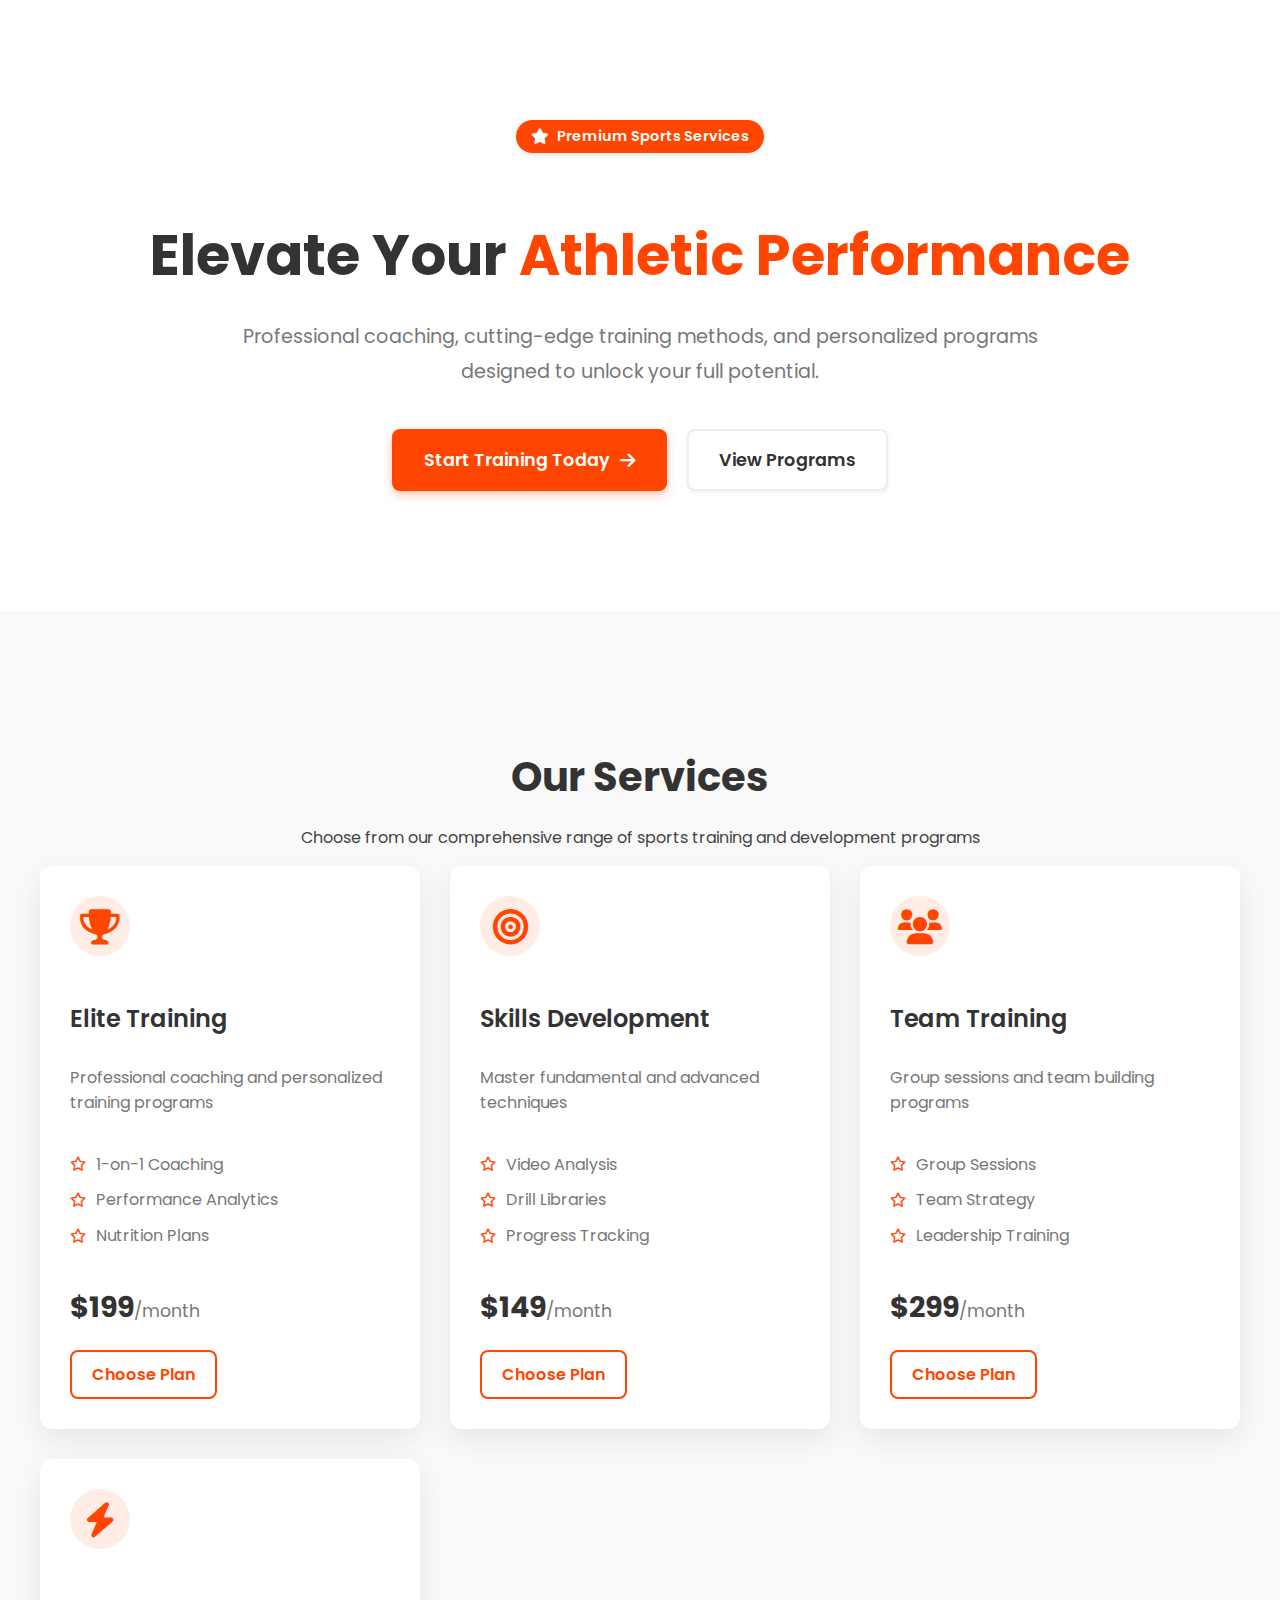
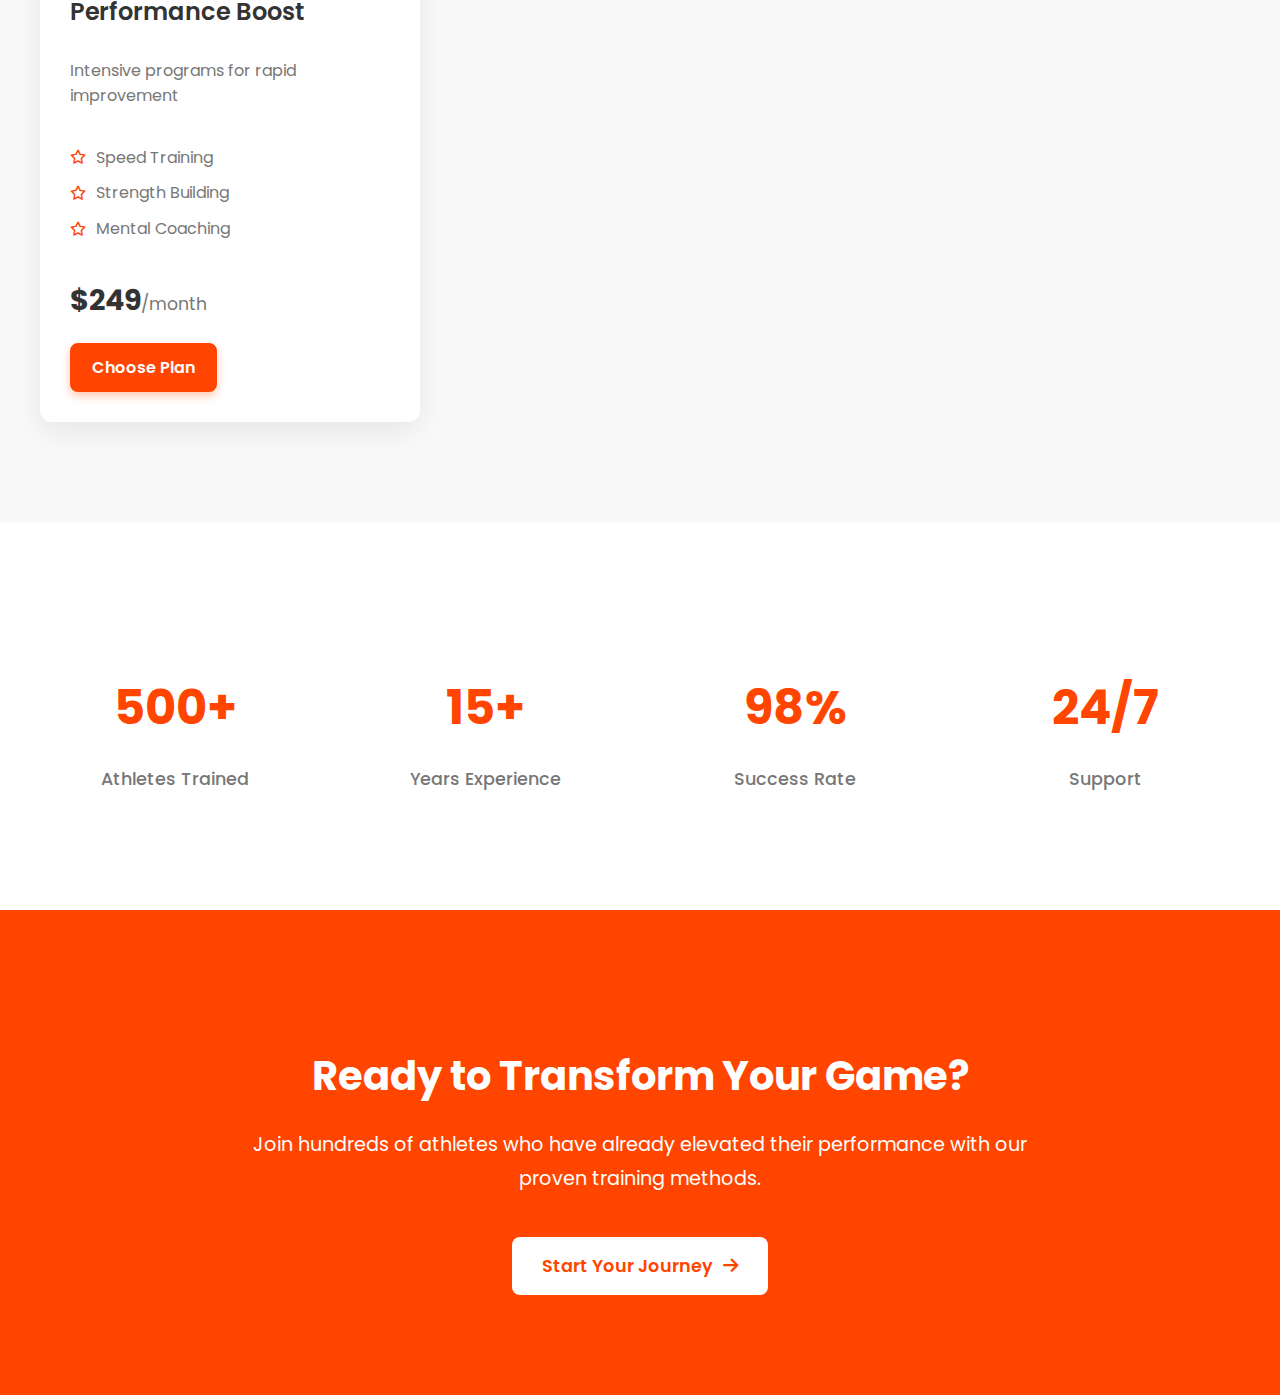
<file: index.html>
<!DOCTYPE html>
<html lang="en">
<head>
    <meta charset="UTF-8">
    <meta name="viewport" content="width=device-width, initial-scale=1.0">
    <title>Premium Sports Services</title>
    <link href="https://fonts.googleapis.com/css2?family=Poppins:wght@400;500;600;700&display=swap" rel="stylesheet">
    <link rel="stylesheet" href="https://cdnjs.cloudflare.com/ajax/libs/font-awesome/6.0.0-beta3/css/all.min.css">
    <link rel="stylesheet" href="style.css">
</head>
<body>

    <section class="hero-section">
        <div class="container">
            <div class="premium-tag">
                <i class="fas fa-star"></i> Premium Sports Services
            </div>
            <h1>Elevate Your <span>Athletic Performance</span></h1>
            <p>Professional coaching, cutting-edge training methods, and personalized programs designed to unlock your full potential.</p>
            <div class="button-group">
                <a href="#" class="btn btn-primary">Start Training Today <i class="fas fa-arrow-right"></i></a>
                <a href="#" class="btn btn-secondary">View Programs</a>
            </div>
        </div>
    </section>

    <section class="services-section">
        <div class="container">
            <h2>Our Services</h2>
            <p>Choose from our comprehensive range of sports training and development programs</p>
            <div class="service-cards">
                <div class="card">
                    <div class="card-icon">
                        <i class="fas fa-trophy"></i>
                    </div>
                    <h3>Elite Training</h3>
                    <p>Professional coaching and personalized training programs</p>
                    <ul>
                        <li><i class="far fa-star"></i> 1-on-1 Coaching</li>
                        <li><i class="far fa-star"></i> Performance Analytics</li>
                        <li><i class="far fa-star"></i> Nutrition Plans</li>
                    </ul>
                    <div class="price">$199<span>/month</span></div>
                    <a href="#" class="btn-choose-plan">Choose Plan</a>
                </div>

                <div class="card">
                    <div class="card-icon">
                        <i class="fas fa-bullseye"></i>
                    </div>
                    <h3>Skills Development</h3>
                    <p>Master fundamental and advanced techniques</p>
                    <ul>
                        <li><i class="far fa-star"></i> Video Analysis</li>
                        <li><i class="far fa-star"></i> Drill Libraries</li>
                        <li><i class="far fa-star"></i> Progress Tracking</li>
                    </ul>
                    <div class="price">$149<span>/month</span></div>
                    <a href="#" class="btn-choose-plan">Choose Plan</a>
                </div>

                <div class="card">
                    <div class="card-icon">
                        <i class="fas fa-users"></i>
                    </div>
                    <h3>Team Training</h3>
                    <p>Group sessions and team building programs</p>
                    <ul>
                        <li><i class="far fa-star"></i> Group Sessions</li>
                        <li><i class="far fa-star"></i> Team Strategy</li>
                        <li><i class="far fa-star"></i> Leadership Training</li>
                    </ul>
                    <div class="price">$299<span>/month</span></div>
                    <a href="#" class="btn-choose-plan">Choose Plan</a>
                </div>

                <div class="card">
                    <div class="card-icon">
                        <i class="fas fa-bolt"></i>
                    </div>
                    <h3>Performance Boost</h3>
                    <p>Intensive programs for rapid improvement</p>
                    <ul>
                        <li><i class="far fa-star"></i> Speed Training</li>
                        <li><i class="far fa-star"></i> Strength Building</li>
                        <li><i class="far fa-star"></i> Mental Coaching</li>
                    </ul>
                    <div class="price">$249<span>/month</span></div>
                    <a href="#" class="btn-choose-plan primary">Choose Plan</a>
                </div>
            </div>
        </div>
    </section>

    <section class="stats-section">
        <div class="container">
            <div class="stats-grid">
                <div class="stat-item">
                    <h3>500+</h3>
                    <p>Athletes Trained</p>
                </div>
                <div class="stat-item">
                    <h3>15+</h3>
                    <p>Years Experience</p>
                </div>
                <div class="stat-item">
                    <h3>98%</h3>
                    <p>Success Rate</p>
                </div>
                <div class="stat-item">
                    <h3>24/7</h3>
                    <p>Support</p>
                </div>
            </div>
        </div>
    </section>

    <section class="cta-section">
        <div class="container">
            <h2>Ready to Transform Your Game?</h2>
            <p>Join hundreds of athletes who have already elevated their performance with our proven training methods.</p>
            <a href="#" class="btn-cta">Start Your Journey <i class="fas fa-arrow-right"></i></a>
        </div>
    </section>

</body>
</html>
</file>
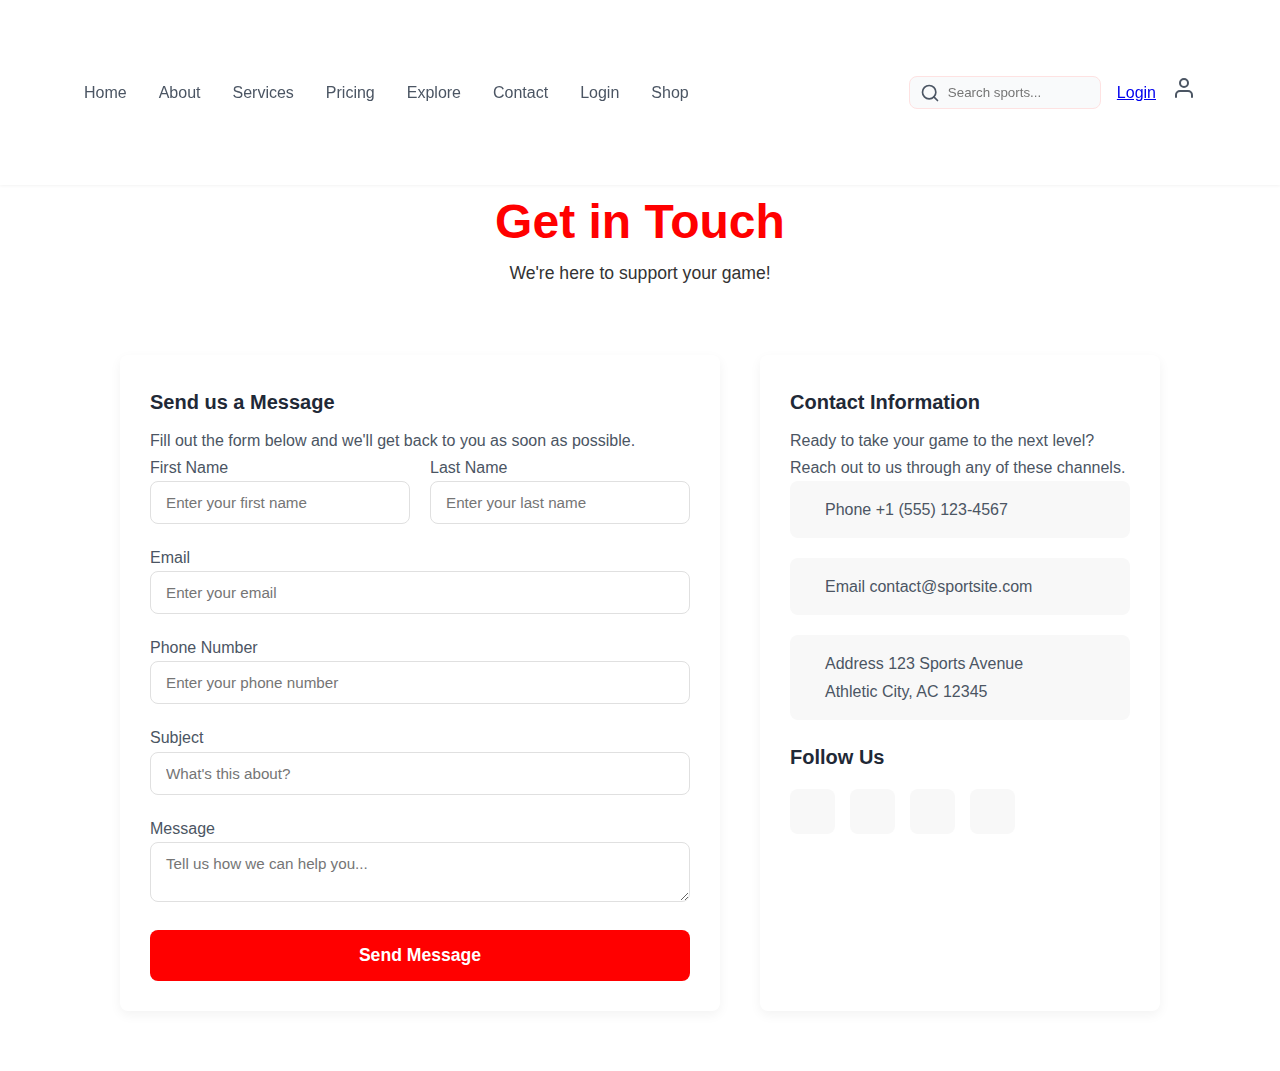
<file: contact.html>
<!DOCTYPE html>
<html lang="en">
  <head>
    <meta charset="UTF-8" />
    <meta name="viewport" content="width=device-width, initial-scale=1.0" />
    <title>Get in Touch</title>
    <link rel="stylesheet" href="contact.css" />
  </head>
  <body>
    <header class="header">
      <nav class="navbar container">
        <ul class="nav-links">
          <li><a href="index.html">Home</a></li>
          <li><a href="about.html">About</a></li>
          <li><a href="services.html">Services</a></li>
          <li><a href="pricing.html">Pricing</a></li>
          <li><a href="#">Explore</a></li>
          <li><a href="contact.html">Contact</a></li>
          <li><a href="login.html">Login</a></li>
          <li><a href="#">Shop</a></li>
        </ul>
        <div class="nav-actions">
          <div class="search-box">
            <svg xmlns="http://www.w3.org/2000/svg" width="20" height="20"
              viewBox="0 0 24 24" fill="none" stroke="currentColor"
              stroke-width="2" stroke-linecap="round" stroke-linejoin="round">
              <circle cx="11" cy="11" r="8"></circle>
              <line x1="21" y1="21" x2="16.65" y2="16.65"></line>
            </svg>
            <input type="text" placeholder="Search sports..." />
          </div>
          <a href="#" class="btn btn-outline">Login</a>
          <a href="#" class="user-icon">
            <svg xmlns="http://www.w3.org/2000/svg" width="24" height="24"
              viewBox="0 0 24 24" fill="none" stroke="currentColor"
              stroke-width="2" stroke-linecap="round" stroke-linejoin="round">
              <path d="M20 21v-2a4 4 0 0 0-4-4H8a4 4 0 0 0-4 4v2"></path>
              <circle cx="12" cy="7" r="4"></circle>
            </svg>
          </a>
        </div>
      </nav>
    </header>

    <div class="container">
      <div class="header">
        <h1>Get in Touch</h1>
        <p>We're here to support your game!</p>
      </div>
      <div class="content">
        <div class="send-message">
          <h3>Send us a Message</h3>
          <p>
            Fill out the form below and we'll get back to you as soon as possible.
          </p>
          <form>
            <div class="form-row">
              <div class="form-group">
                <label for="firstName">First Name</label>
                <input type="text" id="firstName" placeholder="Enter your first name"/>
              </div>
              <div class="form-group">
                <label for="lastName">Last Name</label>
                <input type="text" id="lastName" placeholder="Enter your last name"/>
              </div>
            </div>
            <div class="form-group">
              <label for="email">Email</label>
              <input type="email" id="email" placeholder="Enter your email"/>
            </div>
            <div class="form-group">
              <label for="phone">Phone Number</label>
              <input type="tel" id="phone" placeholder="Enter your phone number"/>
            </div>
            <div class="form-group">
              <label for="subject">Subject</label>
              <input type="text" id="subject" placeholder="What's this about?"/>
            </div>
            <div class="form-group">
              <label for="message">Message</label>
              <textarea id="message" placeholder="Tell us how we can help you..."></textarea>
            </div>
            <button type="submit" class="submit-btn">Send Message</button>
          </form>
        </div>

        <div class="contact-info">
          <h3>Contact Information</h3>
          <p>Ready to take your game to the next level? Reach out to us through any of these channels.</p>

          <div class="contact-item">
            <i class="fas fa-phone-alt"></i>
            <div class="contact-details">
              <span>Phone</span>
              <span>+1 (555) 123-4567</span>
            </div>
          </div>

          <div class="contact-item">
            <i class="fas fa-envelope"></i>
            <div class="contact-details">
              <span>Email</span>
              <span>contact@sportsite.com</span>
            </div>
          </div>

          <div class="contact-item">
            <i class="fas fa-map-marker-alt"></i>
            <div class="contact-details">
              <span>Address</span>
              <span>123 Sports Avenue<br />Athletic City, AC 12345</span>
            </div>
          </div>

          <div class="follow-us">
            <h3>Follow Us</h3>
            <div class="social-icons">
              <a href="#" class="social-icon"><i class="fab fa-facebook-f"></i></a>
              <a href="#" class="social-icon"><i class="fab fa-twitter"></i></a>
              <a href="#" class="social-icon"><i class="fab fa-instagram"></i></a>
              <a href="#" class="social-icon"><i class="fab fa-youtube"></i></a>
            </div>
          </div>
        </div>
      </div>
    </div>
  </body>
</html>
</file>
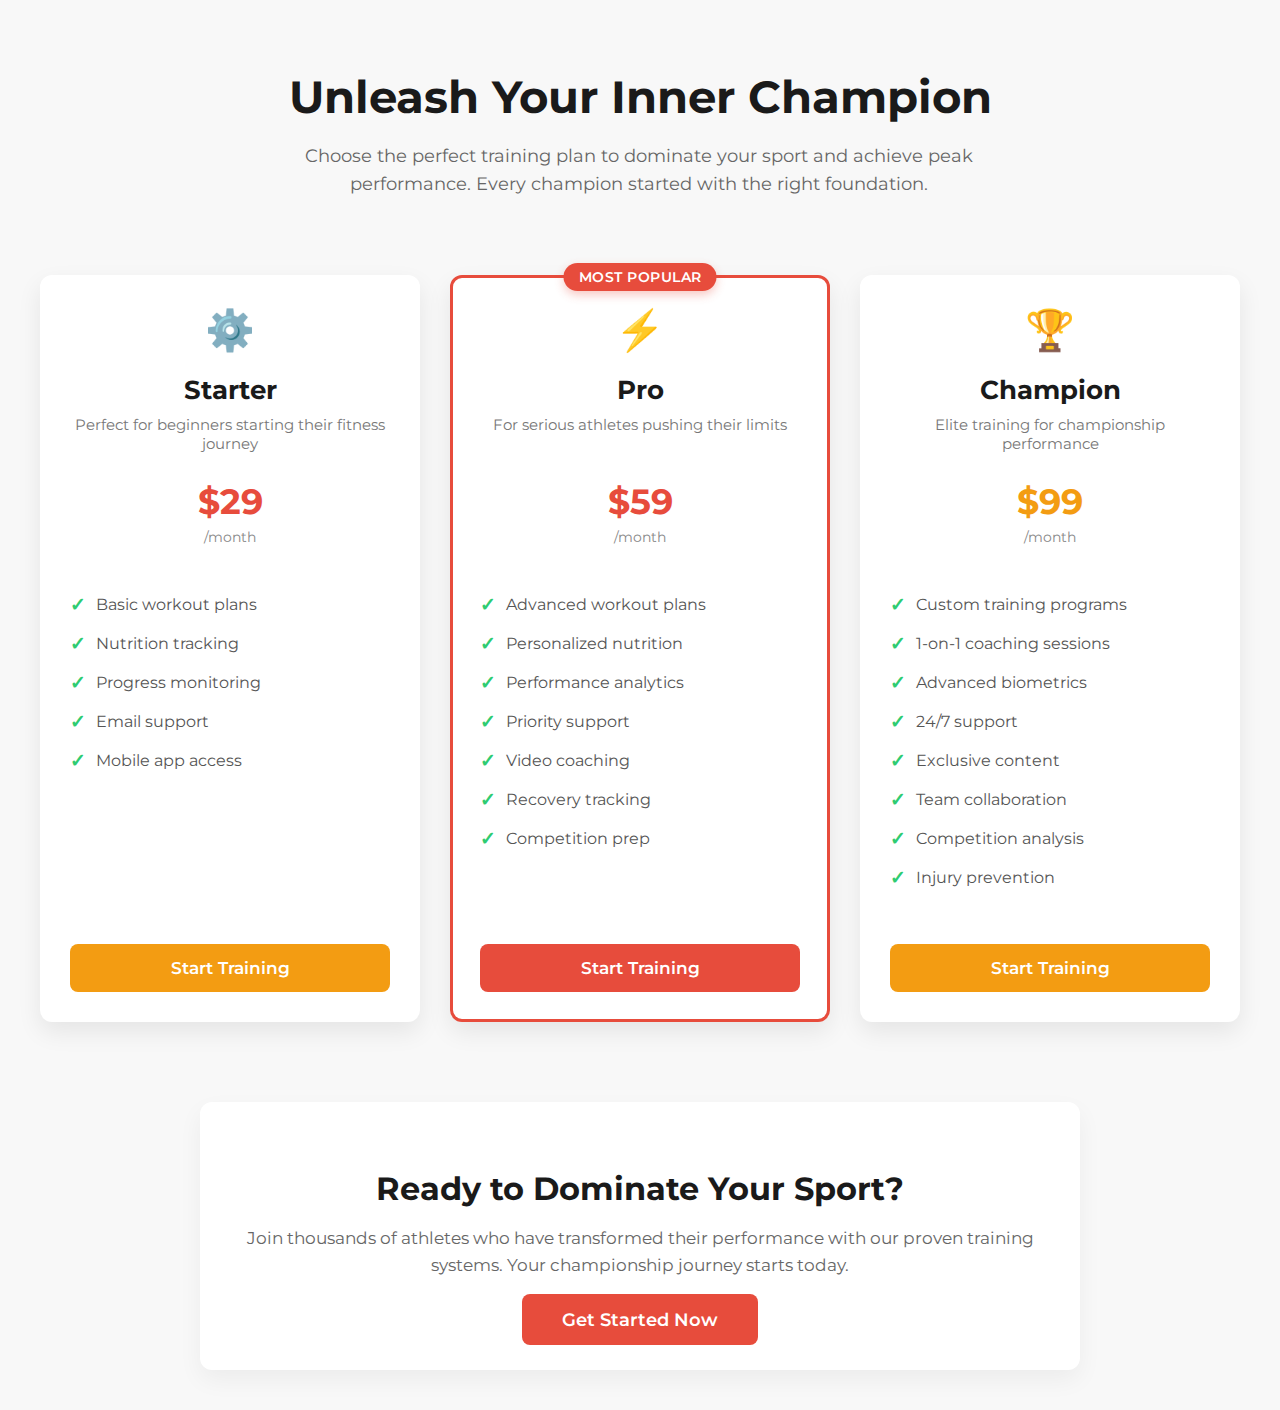
<file: pricing.html>
<!DOCTYPE html>
<html lang="en">
<head>
    <meta charset="UTF-8">
    <meta name="viewport" content="width=device-width, initial-scale=1.0">
    <title>Unleash Your Inner Champion</title>
    <link href="https://fonts.googleapis.com/css2?family=Montserrat:wght@400;500;600;700&display=swap" rel="stylesheet">
    <link rel="stylesheet" href="pricing.css">
</head>
<body>

    <div class="header">
        <h1>Unleash Your Inner Champion</h1>
        <p>Choose the perfect training plan to dominate your sport and achieve peak performance. Every champion started with the right foundation.</p>
    </div>

    <div class="pricing-plans">
        <!-- Starter Plan -->
        <div class="plan-card starter">
            <div class="plan-icon">⚙️</div>
            <div class="plan-title">Starter</div>
            <div class="plan-subtitle">Perfect for beginners starting their fitness journey</div>
            <div class="plan-price">$29</div>
            <div class="plan-duration">/month</div>
            <ul class="plan-features">
                <li>Basic workout plans</li>
                <li>Nutrition tracking</li>
                <li>Progress monitoring</li>
                <li>Email support</li>
                <li>Mobile app access</li>
            </ul>
            <a href="#" class="btn btn-starter">Start Training</a>
        </div>

        <!-- Pro Plan -->
        <div class="plan-card pro">
            <div class="plan-badge">Most Popular</div>
            <div class="plan-icon">⚡</div>
            <div class="plan-title">Pro</div>
            <div class="plan-subtitle">For serious athletes pushing their limits</div>
            <div class="plan-price">$59</div>
            <div class="plan-duration">/month</div>
            <ul class="plan-features">
                <li>Advanced workout plans</li>
                <li>Personalized nutrition</li>
                <li>Performance analytics</li>
                <li>Priority support</li>
                <li>Video coaching</li>
                <li>Recovery tracking</li>
                <li>Competition prep</li>
            </ul>
            <a href="#" class="btn btn-pro">Start Training</a>
        </div>

        <!-- Champion Plan -->
        <div class="plan-card champion">
            <div class="plan-icon">🏆</div>
            <div class="plan-title">Champion</div>
            <div class="plan-subtitle">Elite training for championship performance</div>
            <div class="plan-price">$99</div>
            <div class="plan-duration">/month</div>
            <ul class="plan-features">
                <li>Custom training programs</li>
                <li>1-on-1 coaching sessions</li>
                <li>Advanced biometrics</li>
                <li>24/7 support</li>
                <li>Exclusive content</li>
                <li>Team collaboration</li>
                <li>Competition analysis</li>
                <li>Injury prevention</li>
            </ul>
            <a href="#" class="btn btn-champion">Start Training</a>
        </div>
    </div>

    <div class="ready-section">
        <h2>Ready to Dominate Your Sport?</h2>
        <p>Join thousands of athletes who have transformed their performance with our proven training systems. Your championship journey starts today.</p>
        <a href="#" class="btn-get-started">Get Started Now</a>
    </div>

</body>
</html>
</file>
<file: style.css>
:root {
    --primary-red: #FF4500;
    --dark-gray: #333;
    --light-gray: #f9f9f9;
    --medium-gray: #777;
    --text-color: #444;
    --white: #fff;
    --border-color: #eee;
}

body {
    font-family: 'Poppins', sans-serif;
    margin: 0;
    padding: 0;
    box-sizing: border-box;
    line-height: 1.6;
    color: var(--text-color);
    background-color: var(--white);
}

.container {
    max-width: 1200px;
    margin: 0 auto;
    padding: 20px;
}

/* Header Section */
.hero-section {
    text-align: center;
    padding: 100px 20px;
    background-color: var(--white);
}

.premium-tag {
    display: inline-flex;
    align-items: center;
    background-color: var(--primary-red);
    color: var(--white);
    padding: 5px 15px;
    border-radius: 20px;
    font-size: 0.9em;
    font-weight: 600;
    margin-bottom: 20px;
    box-shadow: 0 2px 5px rgba(0,0,0,0.1);
}

.premium-tag i {
    margin-right: 8px;
    font-size: 1.1em;
}

.hero-section h1 {
    font-size: 3.5em;
    color: var(--dark-gray);
    margin-bottom: 20px;
    font-weight: 700;
}

.hero-section h1 span {
    color: var(--primary-red);
}

.hero-section p {
    font-size: 1.2em;
    color: var(--medium-gray);
    max-width: 800px;
    margin: 0 auto 40px auto;
    line-height: 1.8;
}

.button-group {
    display: flex;
    justify-content: center;
    gap: 20px;
}

.btn {
    padding: 15px 30px;
    border-radius: 8px;
    font-size: 1.1em;
    font-weight: 600;
    text-decoration: none;
    transition: background-color 0.3s ease, color 0.3s ease, box-shadow 0.3s ease;
    display: inline-flex;
    align-items: center;
    justify-content: center;
}

.btn-primary {
    background-color: var(--primary-red);
    color: var(--white);
    border: 2px solid var(--primary-red);
    box-shadow: 0 4px 10px rgba(255, 69, 0, 0.3);
}

.btn-primary:hover {
    background-color: #e63900;
    border-color: #e63900;
    box-shadow: 0 6px 15px rgba(255, 69, 0, 0.4);
}

.btn-secondary {
    background-color: var(--white);
    color: var(--dark-gray);
    border: 2px solid var(--border-color);
    box-shadow: 0 2px 5px rgba(0,0,0,0.05);
}

.btn-secondary:hover {
    border-color: var(--primary-red);
    color: var(--primary-red);
    box-shadow: 0 4px 10px rgba(0,0,0,0.1);
}

.btn i {
    margin-left: 10px;
}

/* Services Section */
.services-section {
    background-color: var(--light-gray);
    padding: 80px 20px;
    text-align: center;
}

.services-section h2 {
    font-size: 2.5em;
    color: var(--dark-gray);
    margin-bottom: 10px;
    font-weight: 700;
}

.services-section > p {
    font-size: 1.1em;
    color: var(--medium-gray);
    margin-bottom: 60px;
    max-width: 700px;
    margin-left: auto;
    margin-right: auto;
}

.service-cards {
    display: grid;
    grid-template-columns: repeat(auto-fit, minmax(280px, 1fr));
    gap: 30px;
}

.card {
    background-color: var(--white);
    border-radius: 12px;
    padding: 30px;
    box-shadow: 0 10px 30px rgba(0,0,0,0.08);
    text-align: left;
    transition: transform 0.3s ease, box-shadow 0.3s ease;
    display: flex;
    flex-direction: column;
    justify-content: space-between;
}

.card:hover {
    transform: translateY(-10px);
    box-shadow: 0 15px 40px rgba(0,0,0,0.12);
}

.card-icon {
    width: 60px;
    height: 60px;
    background-color: rgba(255, 69, 0, 0.1);
    border-radius: 50%;
    display: flex;
    align-items: center;
    justify-content: center;
    margin-bottom: 20px;
}

.card-icon i {
    color: var(--primary-red);
    font-size: 2.2em;
}

.card h3 {
    font-size: 1.5em;
    color: var(--dark-gray);
    margin-bottom: 10px;
    font-weight: 600;
}

.card > p {
    color: var(--medium-gray);
    margin-bottom: 20px;
    flex-grow: 1;
}

.card ul {
    list-style: none;
    padding: 0;
    margin-bottom: 25px;
}

.card ul li {
    margin-bottom: 10px;
    color: var(--medium-gray);
    display: flex;
    align-items: center;
}

.card ul li i {
    color: var(--primary-red);
    margin-right: 10px;
    font-size: 0.9em;
}

.card .price {
    font-size: 1.8em;
    color: var(--dark-gray);
    font-weight: 700;
    margin-top: auto;
    margin-bottom: 20px;
}

.card .price span {
    font-size: 0.6em;
    font-weight: 400;
    color: var(--medium-gray);
}

.card .btn-choose-plan {
    background-color: var(--white);
    color: var(--primary-red);
    border: 2px solid var(--primary-red);
    padding: 10px 20px;
    border-radius: 8px;
    font-size: 1em;
    font-weight: 600;
    text-decoration: none;
    display: block;
    width: fit-content;
    text-align: center;
    transition: background-color 0.3s ease, color 0.3s ease, box-shadow 0.3s ease;
}

.card .btn-choose-plan:hover {
    background-color: var(--primary-red);
    color: var(--white);
    box-shadow: 0 4px 10px rgba(255, 69, 0, 0.3);
}

.card .btn-choose-plan.primary {
    background-color: var(--primary-red);
    color: var(--white);
    box-shadow: 0 4px 10px rgba(255, 69, 0, 0.3);
    border-color: var(--primary-red);
}
.card .btn-choose-plan.primary:hover {
    background-color: #e63900;
    border-color: #e63900;
    box-shadow: 0 6px 15px rgba(255, 69, 0, 0.4);
}

/* Stats Section */
.stats-section {
    background-color: var(--white);
    padding: 80px 20px;
    text-align: center;
}

.stats-grid {
    display: flex;
    justify-content: space-around;
    flex-wrap: wrap;
    gap: 40px;
}

.stat-item {
    flex-basis: 200px;
    text-align: center;
}

.stat-item h3 {
    font-size: 3em;
    color: var(--primary-red);
    margin-bottom: 5px;
    font-weight: 700;
}

.stat-item p {
    font-size: 1.1em;
    color: var(--medium-gray);
    font-weight: 500;
}

/* CTA Section */
.cta-section {
    background-color: var(--primary-red);
    color: var(--white);
    text-align: center;
    padding: 80px 20px;
}

.cta-section h2 {
    font-size: 2.5em;
    margin-bottom: 20px;
    font-weight: 700;
}

.cta-section p {
    font-size: 1.2em;
    max-width: 800px;
    margin: 0 auto 40px auto;
    line-height: 1.8;
}

.cta-section .btn-cta {
    background-color: var(--white);
    color: var(--primary-red);
    border: none;
    padding: 15px 30px;
    border-radius: 8px;
    font-size: 1.1em;
    font-weight: 600;
    text-decoration: none;
    transition: background-color 0.3s ease, transform 0.3s ease;
    display: inline-flex;
    align-items: center;
}

.cta-section .btn-cta:hover {
    background-color: #f0f0f0;
    transform: translateY(-2px);
}

.cta-section .btn-cta i {
    margin-left: 10px;
}

/* Responsive Design */
@media (max-width: 992px) {
    .hero-section h1 {
        font-size: 2.8em;
    }
    .services-section h2, .cta-section h2 {
        font-size: 2em;
    }
    .stat-item h3 {
        font-size: 2.5em;
    }
    .service-cards {
        grid-template-columns: repeat(auto-fit, minmax(250px, 1fr));
    }
}

@media (max-width: 768px) {
    .hero-section {
        padding: 80px 15px;
    }
    .hero-section h1 {
        font-size: 2.2em;
    }
    .hero-section p {
        font-size: 1em;
    }
    .button-group {
        flex-direction: column;
        gap: 15px;
    }
    .btn {
        width: 100%;
        max-width: 300px;
        margin: 0 auto;
    }
    .services-section, .stats-section, .cta-section {
        padding: 60px 15px;
    }
    .services-section h2, .cta-section h2 {
        font-size: 1.8em;
    }
    .services-section > p, .cta-section p {
        font-size: 0.95em;
    }
    .stat-item {
        flex-basis: 45%;
    }
    .stat-item h3 {
        font-size: 2.2em;
    }
    .stat-item p {
        font-size: 1em;
    }
}

@media (max-width: 480px) {
    .hero-section {
        padding: 60px 10px;
    }
    .hero-section h1 {
        font-size: 1.8em;
    }
    .premium-tag {
        font-size: 0.8em;
        padding: 3px 10px;
    }
    .btn {
        font-size: 1em;
        padding: 12px 20px;
    }
    .services-section, .stats-section, .cta-section {
        padding: 40px 10px;
    }
    .services-section h2, .cta-section h2 {
        font-size: 1.6em;
    }
    .service-cards {
        grid-template-columns: 1fr;
    }
    .card {
        padding: 25px;
    }
    .card h3 {
        font-size: 1.3em;
    }
    .card .price {
        font-size: 1.5em;
    }
    .stat-item {
        flex-basis: 100%;
    }
    .stat-item h3 {
        font-size: 2em;
    }
}
</file>
<file: contact.css>
:root {
  --primary-red: #ff0000;
  --light-gray: #f8f8f8;
  --medium-gray: #e0e0e0;
  --dark-gray: #333;
  --text-color: #555;
  --border-radius: 8px;
  --box-shadow: 0 4px 12px rgba(0, 0, 0, 0.05);

  --primary-red-dark: #b91c1c;
  --accent-gold: #fbbf24;
  --background-blush: #fef2f2;
  --background-light: #ffffff;
  --dark-text: #1f2937;
  --body-text: #4b5563;
  --border-color: #fee2e2;
  --white: #ffffff;
  --light-grey-bg: #f9fafb;
}

* {
  margin: 0;
  padding: 0;
  box-sizing: border-box;
}

body {
  font-family: "Poppins", sans-serif;
  color: var(--body-text);
  background-color: var(--background-light);
  line-height: 1.7;
  padding-top: 120px; /* ⬅️ increase from 80px to 120px */
}


.container {
  max-width: 1100px;
  margin: 0 auto;
  padding: 0 20px;
}

h1, h2, h3 {
  color: var(--dark-text);
  font-weight: 700;
}

h1 {
  font-size: 3.5rem;
  line-height: 1.1;
}
h2 {
  font-size: 2.25rem;
  margin-bottom: 1rem;
}
h3 {
  font-size: 1.25rem;
  margin-bottom: 0.5rem;
}

/* 🔴 Fixed Navbar */
.header {
  background-color: var(--white);
  box-shadow: 0 1px 3px rgba(0, 0, 0, 0.05);
  padding: 1rem 0;
  position: fixed;
  top: 0;
  left: 0;
  width: 100%;
  z-index: 1000;
}

.navbar {
  display: flex;
  justify-content: space-between;
  align-items: center;
}

.nav-links {
  display: flex;
  list-style: none;
  gap: 2rem;
}
.nav-links a {
  text-decoration: none;
  color: var(--body-text);
  font-weight: 500;
  transition: color 0.3s ease;
}
.nav-links a:hover,
.nav-links a.active {
  color: var(--primary-red);
}

.nav-actions {
  display: flex;
  align-items: center;
  gap: 1rem;
}
.search-box {
  display: flex;
  align-items: center;
  background-color: var(--light-grey-bg);
  border: 1px solid var(--border-color);
  border-radius: 8px;
  padding: 0 10px;
}
.search-box input {
  border: none;
  background: transparent;
  outline: none;
  padding: 8px;
  width: 150px;
}
.user-icon {
  color: var(--body-text);
}
.user-icon:hover {
  color: var(--primary-red);
}

/* Content Section */
.container {
  max-width: 1200px;
  width: 90%;
  margin: 40px auto;
  padding: 20px;
}

.container .header {
  text-align: center;
  margin-bottom: 50px;
  position: static; /* Prevents inner header from being fixed */
  box-shadow: none;
}

.container .header h1 {
  color: var(--primary-red);
  font-size: 3em;
  margin-bottom: 10px;
  font-weight: 700;
}

.container .header p {
  font-size: 1.1em;
  color: var(--dark-gray);
  font-weight: 400;
}

/* Forms and Contact */
.content {
  display: flex;
  gap: 40px;
  flex-wrap: wrap;
  justify-content: center;
}

.send-message,
.contact-info {
  background-color: #fff;
  padding: 30px;
  border-radius: var(--border-radius);
  box-shadow: var(--box-shadow);
  flex: 1;
  min-width: 300px;
}

.send-message { max-width: 600px; }
.contact-info { max-width: 400px; }

/* Form Styling */
.form-group { margin-bottom: 20px; }
.form-row { display: flex; gap: 20px; margin-bottom: 20px; }
.form-row .form-group { flex: 1; margin-bottom: 0; }
.form-group input,
.form-group textarea {
  width: 100%;
  padding: 12px 15px;
  border: 1px solid var(--medium-gray);
  border-radius: var(--border-radius);
  font-size: 0.95em;
  font-family: "Poppins", sans-serif;
  color: var(--text-color);
}
.submit-btn {
  display: block;
  width: 100%;
  padding: 15px;
  background-color: var(--primary-red);
  color: #fff;
  border: none;
  border-radius: var(--border-radius);
  font-size: 1.1em;
  font-weight: 600;
  cursor: pointer;
  transition: background-color 0.3s ease, transform 0.2s ease;
}
.submit-btn:hover {
  background-color: #cc0000;
  transform: translateY(-2px);
}

/* Contact Info */
.contact-item {
  display: flex;
  align-items: center;
  background-color: var(--light-gray);
  padding: 15px 20px;
  border-radius: var(--border-radius);
  margin-bottom: 20px;
}
.contact-item i {
  font-size: 1.5em;
  color: var(--primary-red);
  margin-right: 15px;
}

/* Social */
.social-icons { display: flex; gap: 15px; margin-top: 15px; }
.social-icon {
  display: flex;
  align-items: center;
  justify-content: center;
  width: 45px;
  height: 45px;
  background-color: var(--light-gray);
  border-radius: var(--border-radius);
  color: var(--dark-gray);
  font-size: 1.2em;
  text-decoration: none;
  transition: background-color 0.3s ease, color 0.3s ease;
}
.social-icon:hover {
  background-color: var(--primary-red);
  color: #fff;
}

/* Responsive */
@media (max-width: 768px) {
  .content { flex-direction: column; align-items: center; }
  .send-message, .contact-info { width: 100%; max-width: 500px; }
  .form-row { flex-direction: column; gap: 0; }
  .container .header h1 { font-size: 2.5em; }
}
</file>
<file: pricing.css>
body {
    font-family: 'Montserrat', sans-serif;
    margin: 0;
    background-color: #f8f8f8;
    color: #333;
    display: flex;
    flex-direction: column;
    align-items: center;
    padding: 40px 20px;
}

.header {
    text-align: center;
    margin-bottom: 60px;
}

.header h1 {
    font-size: 2.8em;
    color: #1a1a1a;
    margin-bottom: 15px;
    font-weight: 700;
}

.header p {
    font-size: 1.1em;
    color: #666;
    max-width: 700px;
    line-height: 1.6;
}

.pricing-plans {
    display: flex;
    justify-content: center;
    gap: 30px;
    flex-wrap: wrap;
}

.plan-card {
    background-color: #fff;
    border-radius: 12px;
    box-shadow: 0 10px 25px rgba(0, 0, 0, 0.08);
    padding: 30px;
    width: 320px;
    text-align: center;
    transition: transform 0.3s ease, box-shadow 0.3s ease;
    position: relative;
    display: flex;
    flex-direction: column;
}

.plan-card:hover {
    transform: translateY(-5px);
    box-shadow: 0 15px 35px rgba(0, 0, 0, 0.12);
}

.plan-card.pro {
    border: 3px solid #e74c3c;
    padding: 27px;
}

.plan-badge {
    position: absolute;
    top: -15px;
    left: 50%;
    transform: translateX(-50%);
    background-color: #e74c3c;
    color: #fff;
    font-size: 0.85em;
    font-weight: 600;
    padding: 6px 15px;
    border-radius: 20px;
    text-transform: uppercase;
    letter-spacing: 0.5px;
    box-shadow: 0 4px 10px rgba(231, 76, 60, 0.3);
}

.plan-icon {
    font-size: 2.5em;
    margin-bottom: 20px;
    color: #e74c3c;
}

.plan-card.starter .plan-icon { color: #888; }
.plan-card.champion .plan-icon { color: #f39c12; }

.plan-title {
    font-size: 1.6em;
    font-weight: 700;
    margin-bottom: 10px;
    color: #1a1a1a;
}

.plan-subtitle {
    font-size: 0.95em;
    color: #777;
    margin-bottom: 25px;
    min-height: 40px;
}

.plan-price {
    font-size: 2.2em;
    font-weight: 700;
    margin-bottom: 5px;
}

.plan-card.starter .plan-price { color: #e74c3c; }
.plan-card.pro .plan-price { color: #e74c3c; }
.plan-card.champion .plan-price { color: #f39c12; }

.plan-duration {
    font-size: 0.9em;
    color: #888;
    margin-bottom: 30px;
}

.plan-features {
    list-style: none;
    padding: 0;
    text-align: left;
    margin-bottom: 40px;
    flex-grow: 1;
}

.plan-features li {
    margin-bottom: 15px;
    font-size: 1em;
    color: #555;
    display: flex;
    align-items: center;
}

.plan-features li::before {
    content: '✓';
    color: #2ecc71;
    font-size: 1.2em;
    margin-right: 10px;
    font-weight: 600;
}

.btn {
    display: inline-block;
    padding: 14px 30px;
    border-radius: 8px;
    text-decoration: none;
    font-size: 1.05em;
    font-weight: 600;
    transition: background-color 0.3s ease, transform 0.2s ease;
    width: 100%;
    box-sizing: border-box;
    margin-top: auto;
}

.btn-starter {
    background-color: #f39c12;
    color: #fff;
}

.btn-starter:hover {
    background-color: #e67e22;
    transform: translateY(-2px);
}

.btn-pro {
    background-color: #e74c3c;
    color: #fff;
}

.btn-pro:hover {
    background-color: #c0392b;
    transform: translateY(-2px);
}

.btn-champion {
    background-color: #f39c12;
    color: #fff;
}

.btn-champion:hover {
    background-color: #e67e22;
    transform: translateY(-2px);
}

.ready-section {
    text-align: center;
    margin-top: 80px;
    padding: 40px;
    background-color: #fff;
    border-radius: 12px;
    box-shadow: 0 10px 25px rgba(0, 0, 0, 0.05);
    max-width: 800px;
}

.ready-section h2 {
    font-size: 2em;
    color: #1a1a1a;
    margin-bottom: 15px;
    font-weight: 700;
}

.ready-section p {
    font-size: 1.05em;
    color: #666;
    margin-bottom: 30px;
    line-height: 1.6;
}

.btn-get-started {
    background-color: #e74c3c;
    color: #fff;
    padding: 15px 40px;
    border-radius: 8px;
    text-decoration: none;
    font-size: 1.1em;
    font-weight: 600;
    transition: background-color 0.3s ease, transform 0.2s ease;
}

.btn-get-started:hover {
    background-color: #c0392b;
    transform: translateY(-2px);
}
</file>
